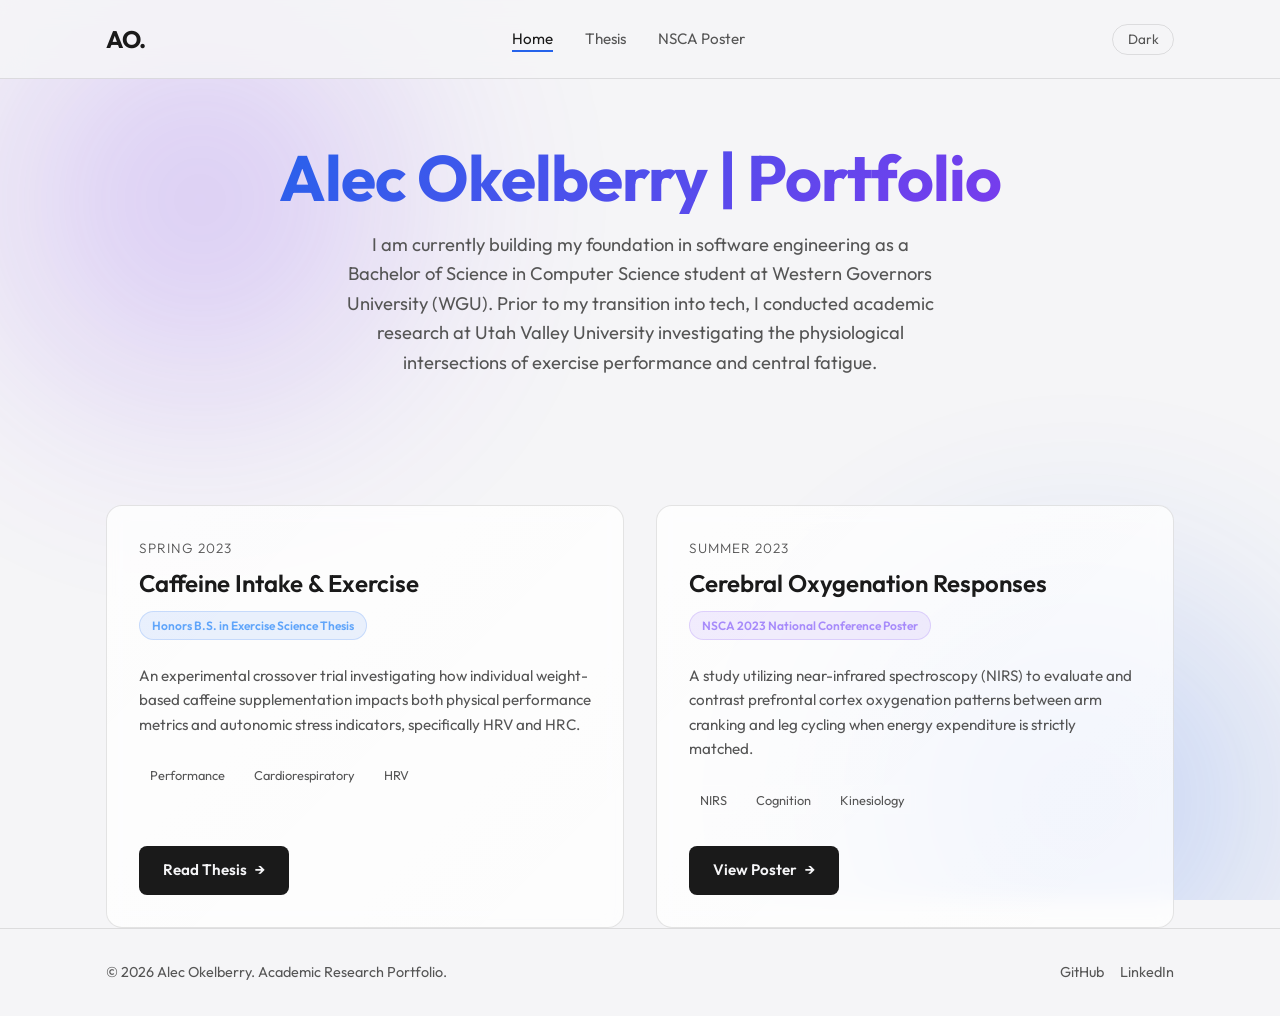
<file: index.html>
<!DOCTYPE html>
<html lang="en">
<head>
    <meta charset="UTF-8">
    <meta name="viewport" content="width=device-width, initial-scale=1.0">
    <title>Alec Okelberry | UVU Research Portfolio</title>
    <meta name="description" content="Academic research by Alec Okelberry investigating the physiological intersections of ergogenic aids, central fatigue, and physical performance.">
    <!-- Google Fonts -->
    <link rel="preconnect" href="https://fonts.googleapis.com">
    <link rel="preconnect" href="https://fonts.gstatic.com" crossorigin>
    <link href="https://fonts.googleapis.com/css2?family=Outfit:wght@300;400;600;700&display=swap" rel="stylesheet">
    <link rel="stylesheet" href="style.css">
</head>
<body>
    <div class="background-effects">
        <div class="glow glow-1"></div>
        <div class="glow glow-2"></div>
    </div>

    <nav class="navbar">
        <div class="container nav-content">
            <a href="index.html" class="logo">AO.</a>
            <ul class="nav-links">
                <li><a href="index.html" class="active">Home</a></li>
                <li><a href="thesis.html">Thesis</a></li>
                <li><a href="nsca-poster.html">NSCA Poster</a></li>
            </ul>
            <button id="theme-toggle" aria-label="Toggle light/dark mode">Dark</button>
        </div>
    </nav>

    <main class="container">
        <section class="hero slide-up">
            <h1 class="text-gradient">Alec Okelberry | Portfolio</h1>
            <p class="subtitle">I am currently building my foundation in software engineering as a Bachelor of Science in Computer Science student at Western Governors University (WGU). Prior to my transition into tech, I conducted academic research at Utah Valley University investigating the physiological intersections of exercise performance and central fatigue.</p>
        </section>

        <section class="projects-grid">
            <article class="project-card fade-in delay-1">
                <div class="card-content">
                    <div class="card-header">
                        <span class="date">Spring 2023</span>
                        <h2>Caffeine Intake & Exercise</h2>
                        <span class="badge">Honors B.S. in Exercise Science Thesis</span>
                    </div>
                    <p>An experimental crossover trial investigating how individual weight-based caffeine supplementation impacts both physical performance metrics and autonomic stress indicators, specifically HRV and HRC.</p>
                    <div class="tags">
                        <span class="tag">Performance</span>
                        <span class="tag">Cardiorespiratory</span>
                        <span class="tag">HRV</span>
                    </div>
                </div>
                <div class="card-footer">
                    <a href="thesis.html" class="btn btn-primary">Read Thesis <span class="arrow">→</span></a>
                </div>
            </article>

            <article class="project-card fade-in delay-2">
                <div class="card-content">
                    <div class="card-header">
                        <span class="date">Summer 2023</span>
                        <h2>Cerebral Oxygenation Responses</h2>
                        <span class="badge poster-badge">NSCA 2023 National Conference Poster</span>
                    </div>
                    <p>A study utilizing near-infrared spectroscopy (NIRS) to evaluate and contrast prefrontal cortex oxygenation patterns between arm cranking and leg cycling when energy expenditure is strictly matched.</p>
                    <div class="tags">
                        <span class="tag">NIRS</span>
                        <span class="tag">Cognition</span>
                        <span class="tag">Kinesiology</span>
                    </div>
                </div>
                <div class="card-footer">
                    <a href="nsca-poster.html" class="btn btn-primary">View Poster <span class="arrow">→</span></a>
                </div>
            </article>
        </section>
    </main>

    <footer>
        <div class="container footer-content">
            <p>&copy; 2026 Alec Okelberry. Academic Research Portfolio.</p>
            <div class="social-links">
                <a href="https://github.com/alecokelberry" target="_blank" rel="noopener noreferrer">GitHub</a>
                <a href="https://www.linkedin.com/in/alec-okelberry-001829376/" target="_blank" rel="noopener noreferrer">LinkedIn</a>
            </div>
        </div>
    </footer>
    <script src="scripts.js"></script>
</body>
</html>
</file>
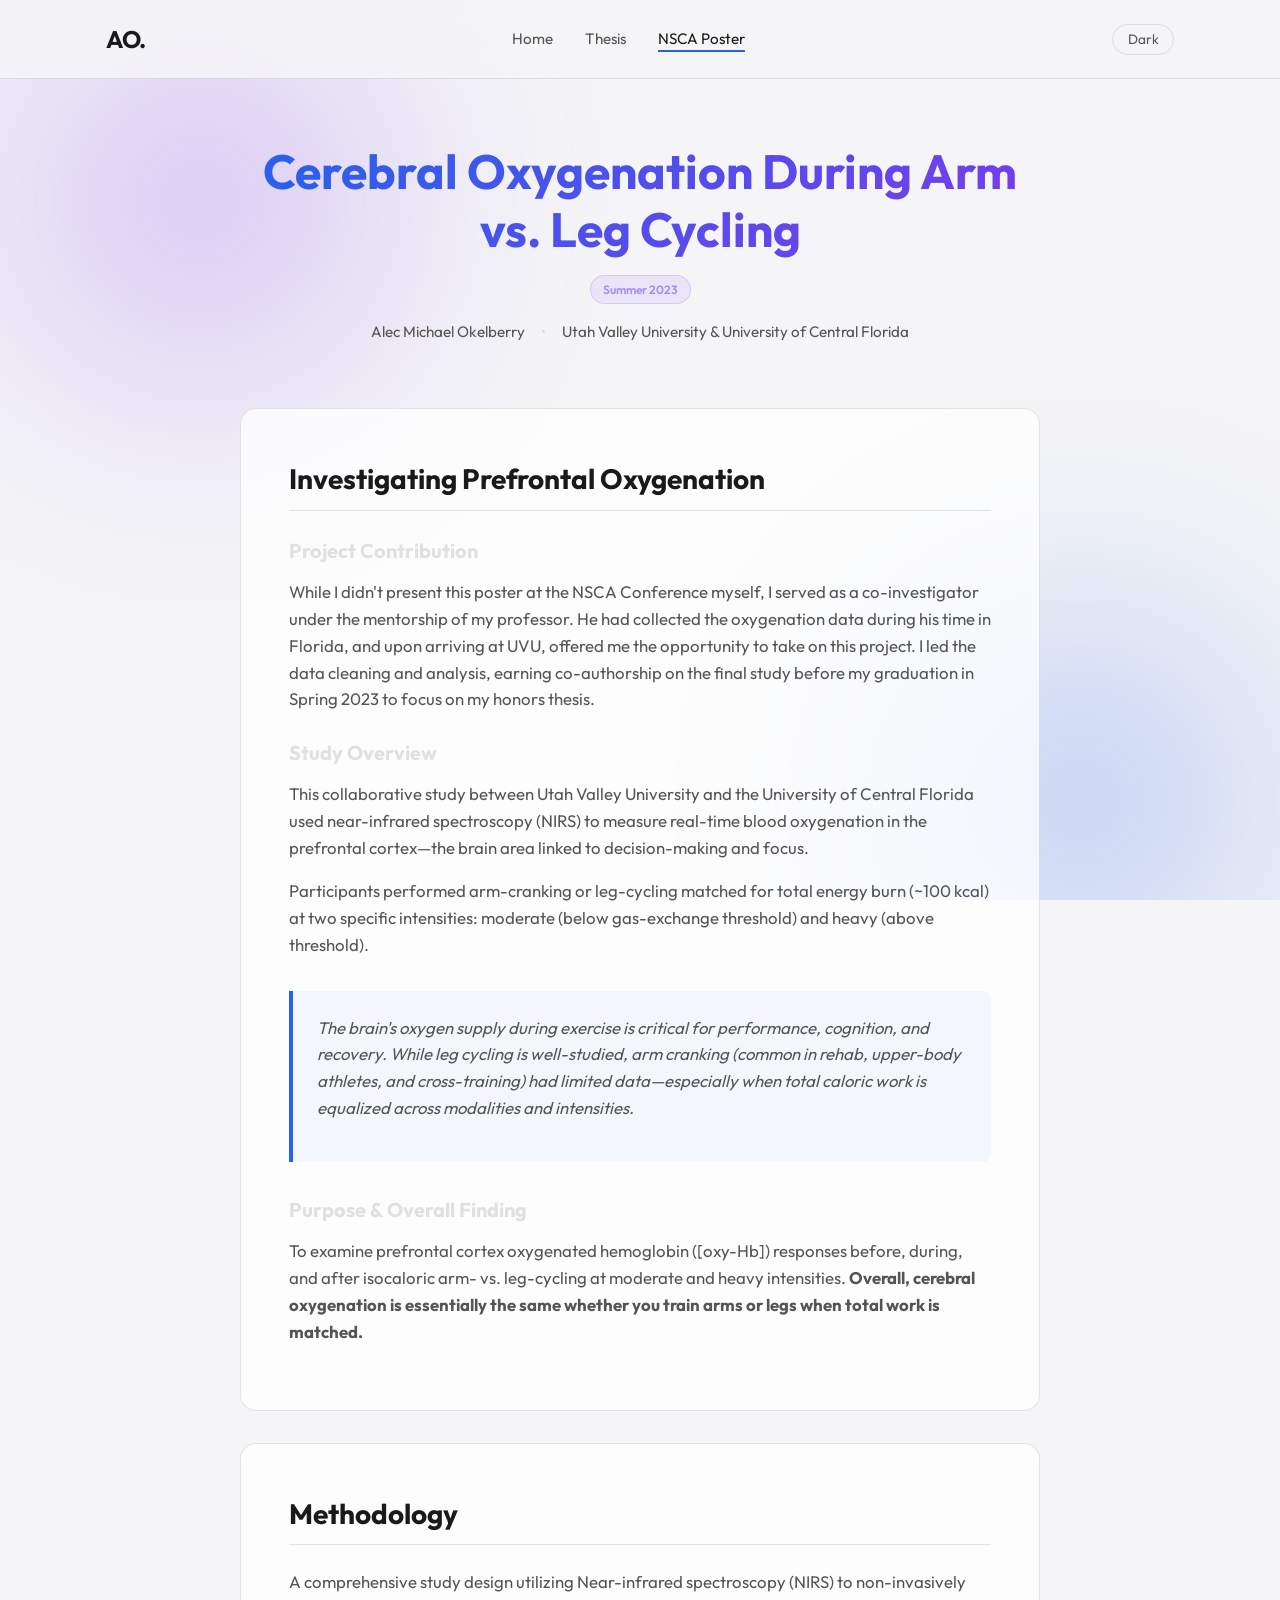
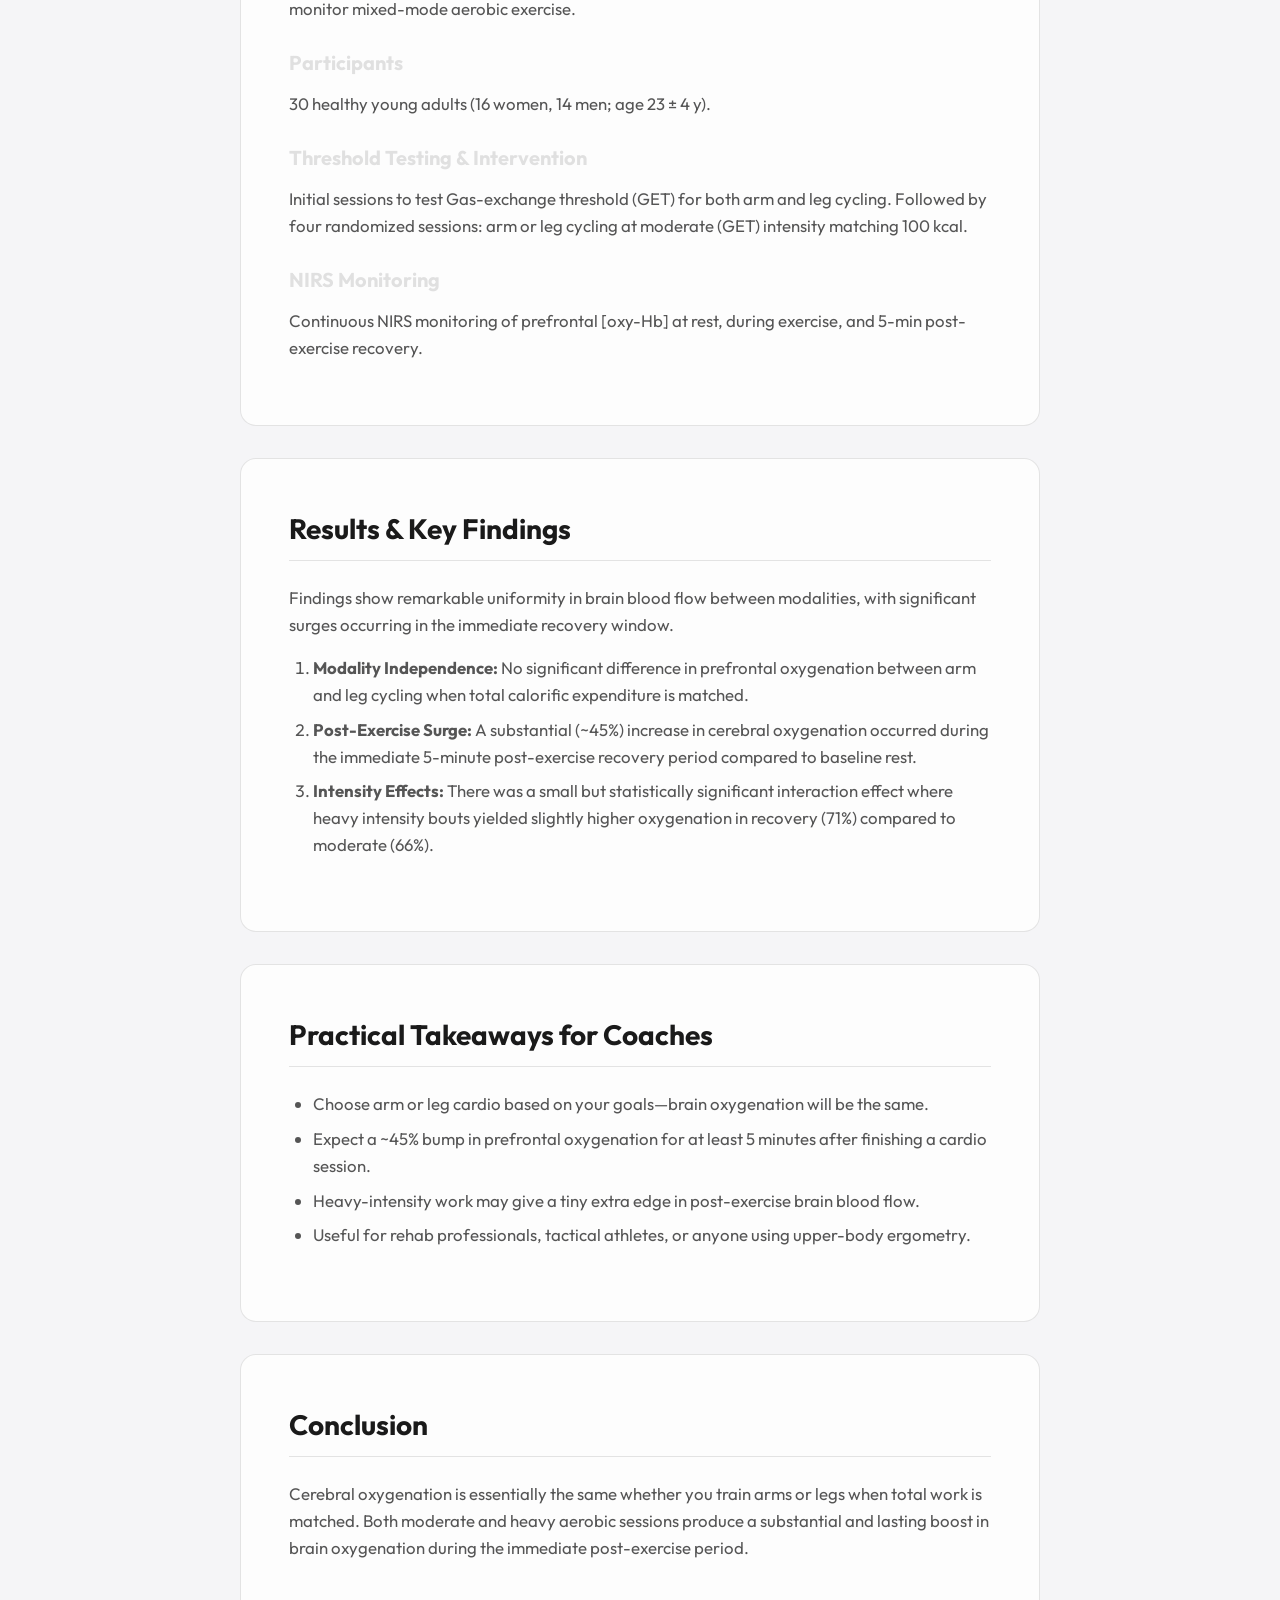
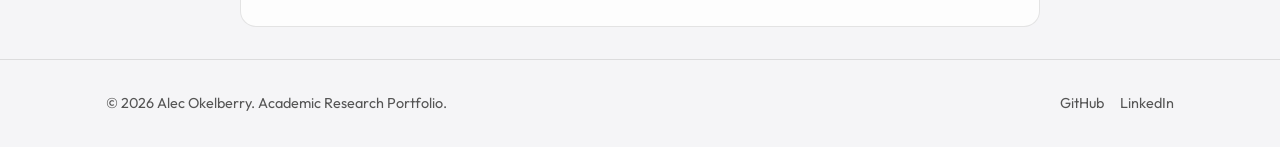
<file: nsca-poster.html>
<!DOCTYPE html>
<html lang="en">
<head>
    <meta charset="UTF-8">
    <meta name="viewport" content="width=device-width, initial-scale=1.0">
    <title>NSCA Poster | Alec Okelberry Research Portfolio</title>
    <meta name="description" content="Cerebral Oxygenation During Arm vs. Leg Cycling. Responses to Moderate and Heavy Intensities – Matched Energy Expenditure.">
    <!-- Google Fonts -->
    <link rel="preconnect" href="https://fonts.googleapis.com">
    <link rel="preconnect" href="https://fonts.gstatic.com" crossorigin>
    <link href="https://fonts.googleapis.com/css2?family=Outfit:wght@300;400;600;700&display=swap" rel="stylesheet">
    <link rel="stylesheet" href="style.css">
</head>
<body>
    <div class="background-effects">
        <div class="glow glow-1"></div>
        <div class="glow glow-2"></div>
    </div>

    <nav class="navbar">
        <div class="container nav-content">
            <a href="index.html" class="logo">AO.</a>
            <ul class="nav-links">
                <li><a href="index.html">Home</a></li>
                <li><a href="thesis.html">Thesis</a></li>
                <li><a href="nsca-poster.html" class="active">NSCA Poster</a></li>
            </ul>
            <button id="theme-toggle" aria-label="Toggle light/dark mode">Dark</button>
        </div>
    </nav>

    <main class="container">
        <article class="slide-up">
            <header class="article-header">
                <h1 class="text-gradient">Cerebral Oxygenation During Arm vs. Leg Cycling</h1>
                <div style="margin-bottom: 1rem;">
                    <span class="badge poster-badge">Summer 2023</span>
                </div>
                <div class="meta-info" style="margin-top: 1rem;">
                    <span>Alec Michael Okelberry</span>
                    <span>Utah Valley University & University of Central Florida</span>
                </div>
            </header>

            <div class="content-wrapper">
                <section class="content-section">
                    <h2>Investigating Prefrontal Oxygenation</h2>
                    <h3>Project Contribution</h3>
                    <p>While I didn't present this poster at the NSCA Conference myself, I served as a co-investigator under the mentorship of my professor. He had collected the oxygenation data during his time in Florida, and upon arriving at UVU, offered me the opportunity to take on this project. I led the data cleaning and analysis, earning co-authorship on the final study before my graduation in Spring 2023 to focus on my honors thesis.</p>
                    
                    <h3>Study Overview</h3>
                    <p>This collaborative study between Utah Valley University and the University of Central Florida used near-infrared spectroscopy (NIRS) to measure real-time blood oxygenation in the prefrontal cortex—the brain area linked to decision-making and focus.</p>
                    <p>Participants performed arm-cranking or leg-cycling matched for total energy burn (~100 kcal) at two specific intensities: moderate (below gas-exchange threshold) and heavy (above threshold).</p>
                    
                    <div class="highlight-box">
                        <p><em>The brain's oxygen supply during exercise is critical for performance, cognition, and recovery. While leg cycling is well-studied, arm cranking (common in rehab, upper-body athletes, and cross-training) had limited data—especially when total caloric work is equalized across modalities and intensities.</em></p>
                    </div>

                    <h3>Purpose & Overall Finding</h3>
                    <p>To examine prefrontal cortex oxygenated hemoglobin ([oxy-Hb]) responses before, during, and after isocaloric arm- vs. leg-cycling at moderate and heavy intensities. <strong>Overall, cerebral oxygenation is essentially the same whether you train arms or legs when total work is matched.</strong></p>
                </section>

                <section class="content-section">
                    <h2>Methodology</h2>
                    <p>A comprehensive study design utilizing Near-infrared spectroscopy (NIRS) to non-invasively monitor mixed-mode aerobic exercise.</p>
                    
                    <h3>Participants</h3>
                    <p>30 healthy young adults (16 women, 14 men; age 23 ± 4 y).</p>
                    
                    <h3>Threshold Testing & Intervention</h3>
                    <p>Initial sessions to test Gas-exchange threshold (GET) for both arm and leg cycling. Followed by four randomized sessions: arm or leg cycling at moderate (<GET) or heavy (>GET) intensity matching 100 kcal.</p>
                    
                    <h3>NIRS Monitoring</h3>
                    <p>Continuous NIRS monitoring of prefrontal [oxy-Hb] at rest, during exercise, and 5-min post-exercise recovery.</p>
                </section>

                <section class="content-section" id="findings">
                    <h2>Results & Key Findings</h2>
                    <p>Findings show remarkable uniformity in brain blood flow between modalities, with significant surges occurring in the immediate recovery window.</p>
                    
                    <ol>
                        <li><strong>Modality Independence:</strong> No significant difference in prefrontal oxygenation between arm and leg cycling when total calorific expenditure is matched.</li>
                        <li><strong>Post-Exercise Surge:</strong> A substantial (~45%) increase in cerebral oxygenation occurred during the immediate 5-minute post-exercise recovery period compared to baseline rest.</li>
                        <li><strong>Intensity Effects:</strong> There was a small but statistically significant interaction effect where heavy intensity bouts yielded slightly higher oxygenation in recovery (71%) compared to moderate (66%).</li>
                    </ol>
                </section>

                <section class="content-section">
                    <h2>Practical Takeaways for Coaches</h2>
                    <ul>
                        <li>Choose arm or leg cardio based on your goals—brain oxygenation will be the same.</li>
                        <li>Expect a ~45% bump in prefrontal oxygenation for at least 5 minutes after finishing a cardio session.</li>
                        <li>Heavy-intensity work may give a tiny extra edge in post-exercise brain blood flow.</li>
                        <li>Useful for rehab professionals, tactical athletes, or anyone using upper-body ergometry.</li>
                    </ul>
                </section>
                
                <section class="content-section">
                    <h2>Conclusion</h2>
                    <p>Cerebral oxygenation is essentially the same whether you train arms or legs when total work is matched. Both moderate and heavy aerobic sessions produce a substantial and lasting boost in brain oxygenation during the immediate post-exercise period.</p>
                </section>
            </div>
        </article>
    </main>

    <footer>
        <div class="container footer-content">
            <p>&copy; 2026 Alec Okelberry. Academic Research Portfolio.</p>
            <div class="social-links">
                <a href="https://github.com/alecokelberry" target="_blank" rel="noopener noreferrer">GitHub</a>
                <a href="https://www.linkedin.com/in/alec-okelberry-001829376/" target="_blank" rel="noopener noreferrer">LinkedIn</a>
            </div>
        </div>
    </footer>
    <script src="scripts.js"></script>
</body>
</html>
</file>
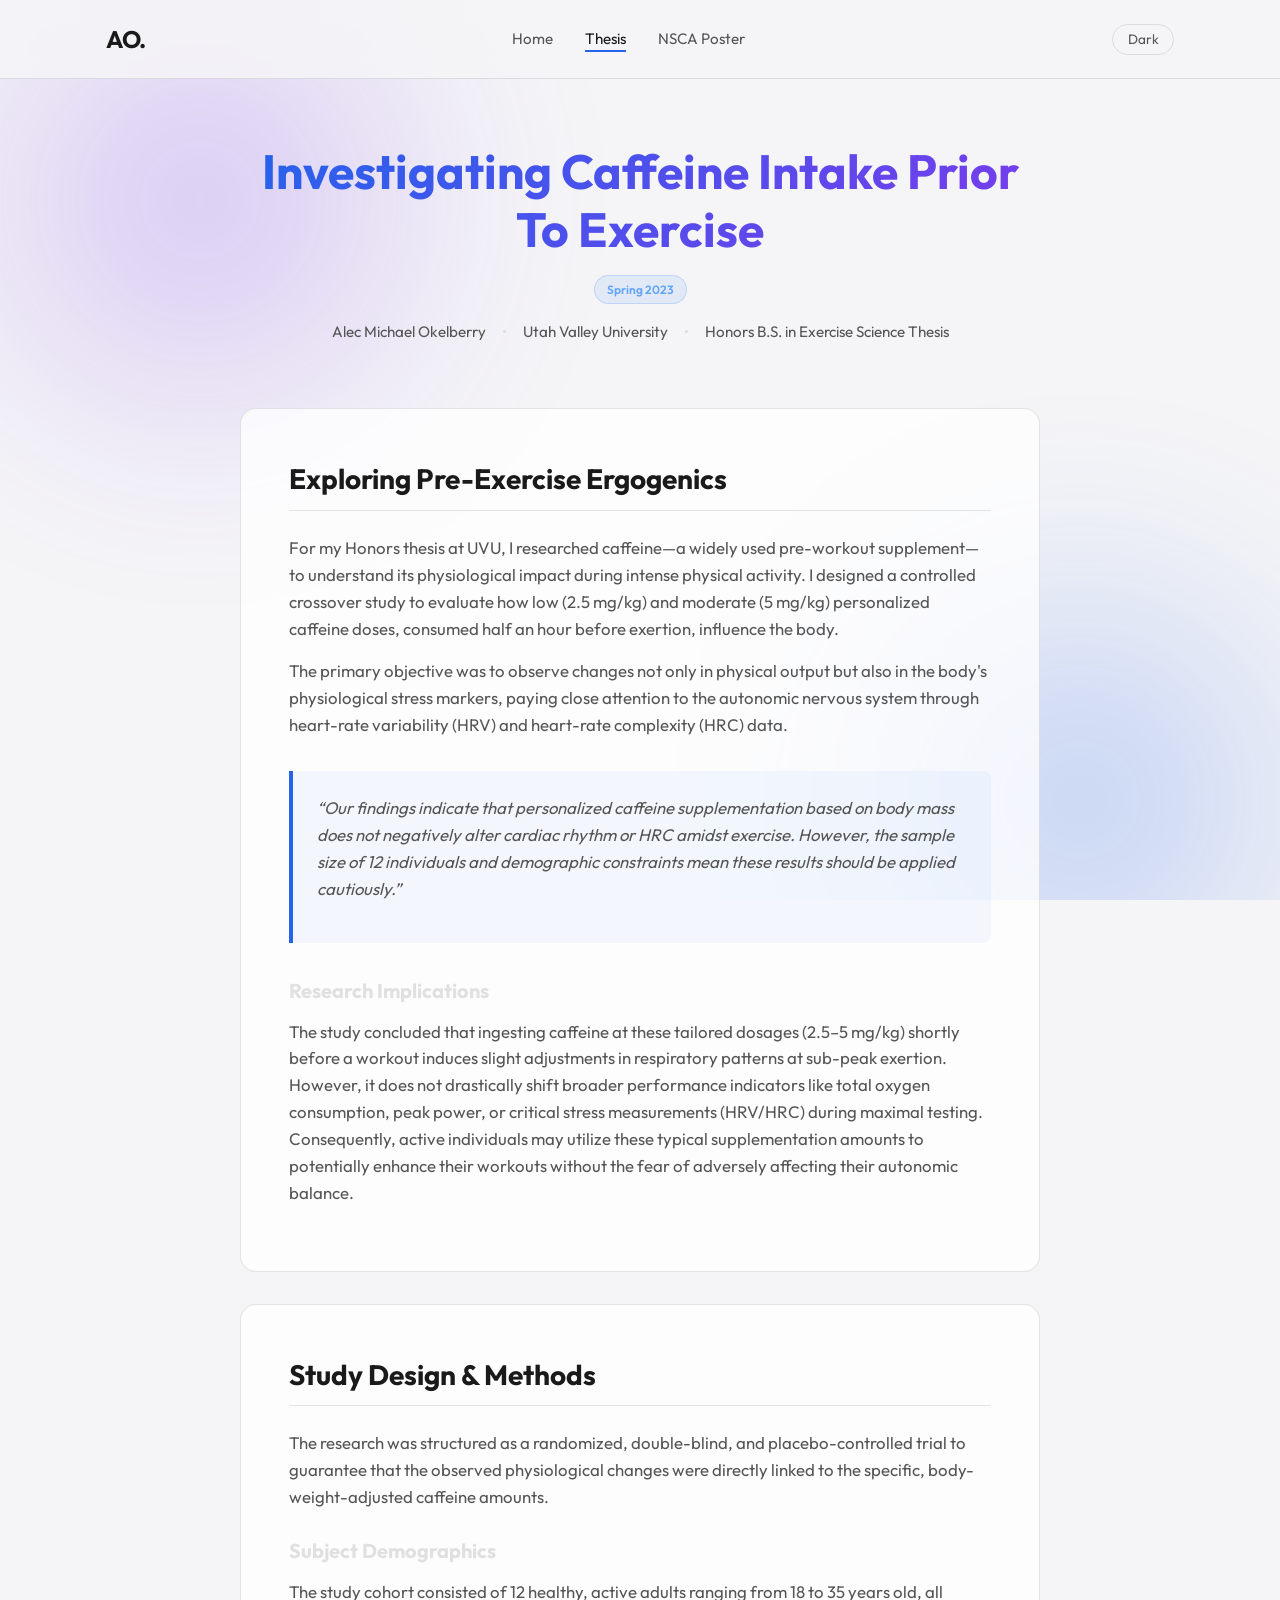
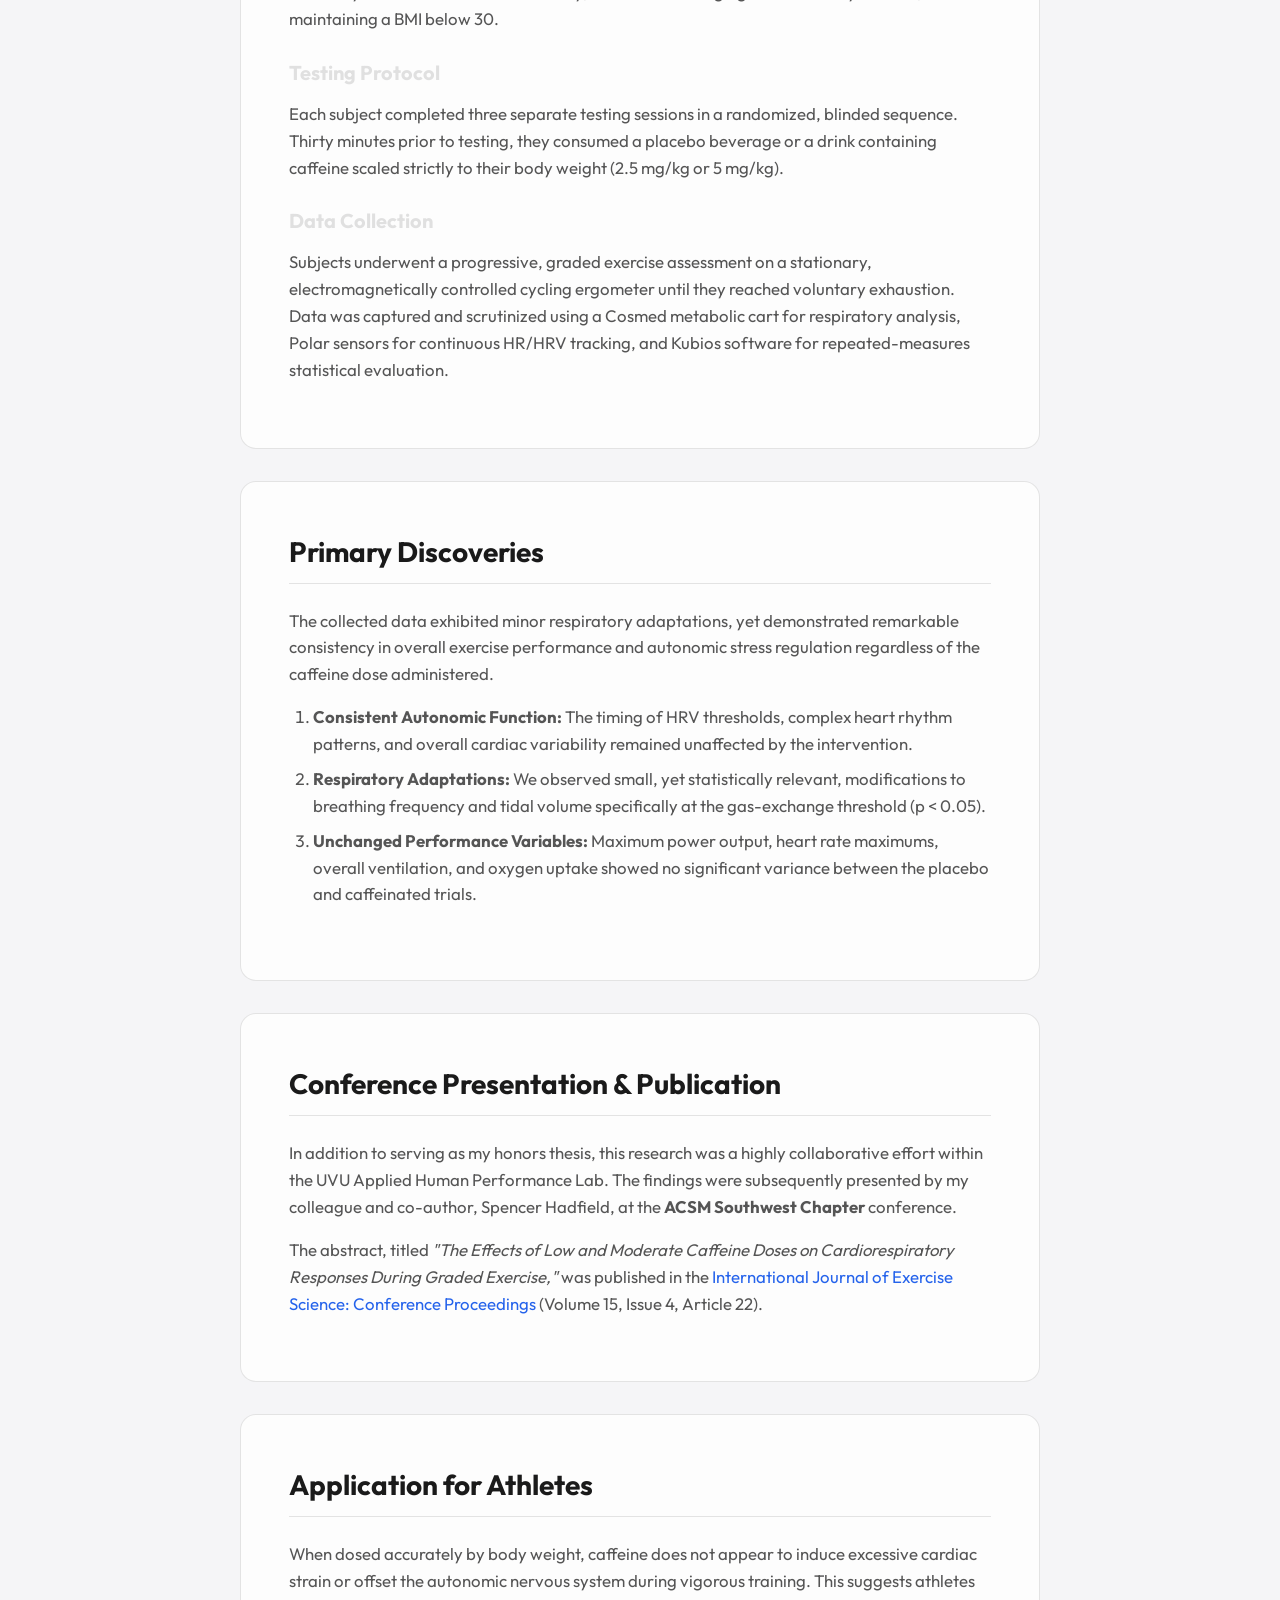
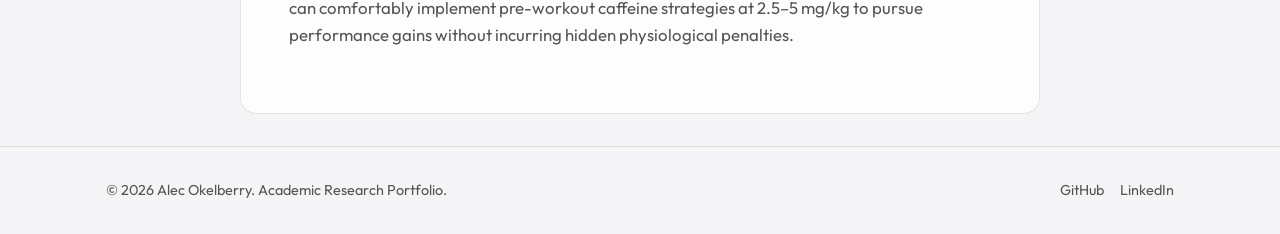
<file: thesis.html>
<!DOCTYPE html>
<html lang="en">
<head>
    <meta charset="UTF-8">
    <meta name="viewport" content="width=device-width, initial-scale=1.0">
    <title>Thesis | Alec Okelberry Research Portfolio</title>
    <meta name="description" content="Investigating Caffeine Intake Prior To Exercise: The Effects of Caffeine Dosage on Exercise Performance and Stress Responses.">
    <!-- Google Fonts -->
    <link rel="preconnect" href="https://fonts.googleapis.com">
    <link rel="preconnect" href="https://fonts.gstatic.com" crossorigin>
    <link href="https://fonts.googleapis.com/css2?family=Outfit:wght@300;400;600;700&display=swap" rel="stylesheet">
    <link rel="stylesheet" href="style.css">
</head>
<body>
    <div class="background-effects">
        <div class="glow glow-1"></div>
        <div class="glow glow-2"></div>
    </div>

    <nav class="navbar">
        <div class="container nav-content">
            <a href="index.html" class="logo">AO.</a>
            <ul class="nav-links">
                <li><a href="index.html">Home</a></li>
                <li><a href="thesis.html" class="active">Thesis</a></li>
                <li><a href="nsca-poster.html">NSCA Poster</a></li>
            </ul>
            <button id="theme-toggle" aria-label="Toggle light/dark mode">Dark</button>
        </div>
    </nav>

    <main class="container">
        <article class="slide-up">
            <header class="article-header">
                <h1 class="text-gradient">Investigating Caffeine Intake Prior To Exercise</h1>
                <div style="margin-bottom: 1rem;">
                    <span class="badge">Spring 2023</span>
                </div>
                <div class="meta-info" style="margin-top: 1rem;">
                    <span>Alec Michael Okelberry</span>
                    <span>Utah Valley University</span>
                    <span>Honors B.S. in Exercise Science Thesis</span>
                </div>
            </header>

            <div class="content-wrapper">
                <section class="content-section">
                    <h2>Exploring Pre-Exercise Ergogenics</h2>
                    <p>For my Honors thesis at UVU, I researched caffeine—a widely used pre-workout supplement—to understand its physiological impact during intense physical activity. I designed a controlled crossover study to evaluate how low (2.5 mg/kg) and moderate (5 mg/kg) personalized caffeine doses, consumed half an hour before exertion, influence the body.</p>
                    <p>The primary objective was to observe changes not only in physical output but also in the body's physiological stress markers, paying close attention to the autonomic nervous system through heart-rate variability (HRV) and heart-rate complexity (HRC) data.</p>
                    
                    <div class="highlight-box">
                        <p><em>“Our findings indicate that personalized caffeine supplementation based on body mass does not negatively alter cardiac rhythm or HRC amidst exercise. However, the sample size of 12 individuals and demographic constraints mean these results should be applied cautiously.”</em></p>
                    </div>

                    <h3>Research Implications</h3>
                    <p>The study concluded that ingesting caffeine at these tailored dosages (2.5–5 mg/kg) shortly before a workout induces slight adjustments in respiratory patterns at sub-peak exertion. However, it does not drastically shift broader performance indicators like total oxygen consumption, peak power, or critical stress measurements (HRV/HRC) during maximal testing. Consequently, active individuals may utilize these typical supplementation amounts to potentially enhance their workouts without the fear of adversely affecting their autonomic balance.</p>
                </section>

                <section class="content-section">
                    <h2>Study Design & Methods</h2>
                    <p>The research was structured as a randomized, double-blind, and placebo-controlled trial to guarantee that the observed physiological changes were directly linked to the specific, body-weight-adjusted caffeine amounts.</p>
                    
                    <h3>Subject Demographics</h3>
                    <p>The study cohort consisted of 12 healthy, active adults ranging from 18 to 35 years old, all maintaining a BMI below 30.</p>
                    
                    <h3>Testing Protocol</h3>
                    <p>Each subject completed three separate testing sessions in a randomized, blinded sequence. Thirty minutes prior to testing, they consumed a placebo beverage or a drink containing caffeine scaled strictly to their body weight (2.5 mg/kg or 5 mg/kg).</p>
                    
                    <h3>Data Collection</h3>
                    <p>Subjects underwent a progressive, graded exercise assessment on a stationary, electromagnetically controlled cycling ergometer until they reached voluntary exhaustion. Data was captured and scrutinized using a Cosmed metabolic cart for respiratory analysis, Polar sensors for continuous HR/HRV tracking, and Kubios software for repeated-measures statistical evaluation.</p>
                </section>

                <section class="content-section" id="findings">
                    <h2>Primary Discoveries</h2>
                    <p>The collected data exhibited minor respiratory adaptations, yet demonstrated remarkable consistency in overall exercise performance and autonomic stress regulation regardless of the caffeine dose administered.</p>
                    
                    <ol>
                        <li><strong>Consistent Autonomic Function:</strong> The timing of HRV thresholds, complex heart rhythm patterns, and overall cardiac variability remained unaffected by the intervention.</li>
                        <li><strong>Respiratory Adaptations:</strong> We observed small, yet statistically relevant, modifications to breathing frequency and tidal volume specifically at the gas-exchange threshold (p < 0.05).</li>
                        <li><strong>Unchanged Performance Variables:</strong> Maximum power output, heart rate maximums, overall ventilation, and oxygen uptake showed no significant variance between the placebo and caffeinated trials.</li>
                    </ol>
                </section>

                <section class="content-section">
                    <h2>Conference Presentation & Publication</h2>
                    <p>In addition to serving as my honors thesis, this research was a highly collaborative effort within the UVU Applied Human Performance Lab. The findings were subsequently presented by my colleague and co-author, Spencer Hadfield, at the <strong>ACSM Southwest Chapter</strong> conference.</p>
                    <p>The abstract, titled <em>"The Effects of Low and Moderate Caffeine Doses on Cardiorespiratory Responses During Graded Exercise,"</em> was published in the <a href="https://digitalcommons.wku.edu/ijesab/vol15/iss4/22/" target="_blank" rel="noopener noreferrer" style="color: var(--clr-accent); text-decoration: none;">International Journal of Exercise Science: Conference Proceedings</a> (Volume 15, Issue 4, Article 22).</p>
                </section>

                <section class="content-section">
                    <h2>Application for Athletes</h2>
                    <p>When dosed accurately by body weight, caffeine does not appear to induce excessive cardiac strain or offset the autonomic nervous system during vigorous training. This suggests athletes can comfortably implement pre-workout caffeine strategies at 2.5–5 mg/kg to pursue performance gains without incurring hidden physiological penalties.</p>
                </section>
            </div>
        </article>
    </main>

    <footer>
        <div class="container footer-content">
            <p>&copy; 2026 Alec Okelberry. Academic Research Portfolio.</p>
            <div class="social-links">
                <a href="https://github.com/alecokelberry" target="_blank" rel="noopener noreferrer">GitHub</a>
                <a href="https://www.linkedin.com/in/alec-okelberry-001829376/" target="_blank" rel="noopener noreferrer">LinkedIn</a>
            </div>
        </div>
    </footer>
    <script src="scripts.js"></script>
</body>
</html>
</file>
<file: style.css>
:root {
  /* Dark Mode Colors */
  --clr-bg: #0a0a0a;
  --clr-bg-surface: rgba(23, 23, 23, 0.7);
  --clr-bg-card: rgba(30, 30, 30, 0.6);
  --clr-border: rgba(255, 255, 255, 0.1);

  --clr-text: #f0f0f0;
  --clr-text-muted: #a0a0a0;

  --clr-accent: #3b82f6; /* Primary Blue */
  --clr-accent-glow: rgba(59, 130, 246, 0.4);
  --clr-accent-secondary: #8b5cf6; /* Purple highlight */

  /* Typography */
  --font-main: "Outfit", sans-serif;

  /* Spacing */
  --space-sm: 0.5rem;
  --space-md: 1rem;
  --space-lg: 2rem;
  --space-xl: 4rem;

  /* Transitions */
  --transition-fast: 0.2s ease;
  --transition-smooth: 0.4s cubic-bezier(0.16, 1, 0.3, 1);
}

/* Light Mode Overrides */
body.light-mode {
  --clr-bg: #f5f5f7;
  --clr-bg-surface: rgba(255, 255, 255, 0.8);
  --clr-bg-card: rgba(255, 255, 255, 0.75);
  --clr-border: rgba(0, 0, 0, 0.1);
  --clr-text: #1a1a1a;
  --clr-text-muted: #555555;
  --clr-accent: #2563eb;
  --clr-accent-glow: rgba(37, 99, 235, 0.25);
  --clr-accent-secondary: #7c3aed;
}

* {
  margin: 0;
  padding: 0;
  box-sizing: border-box;
}

body {
  font-family: var(--font-main);
  background-color: var(--clr-bg);
  color: var(--clr-text);
  line-height: 1.6;
  overflow-x: hidden;
  position: relative;
  min-height: 100vh;
  display: flex;
  flex-direction: column;
}

/* Background Effects */
.background-effects {
  position: fixed;
  top: 0;
  left: 0;
  width: 100vw;
  height: 100vh;
  z-index: -1;
  overflow: hidden;
  pointer-events: none;
}

.glow {
  position: absolute;
  width: 600px;
  height: 600px;
  border-radius: 50%;
  filter: blur(100px);
  opacity: 0.3;
}

.glow-1 {
  top: -100px;
  left: -100px;
  background: radial-gradient(
    circle,
    var(--clr-accent-secondary) 0%,
    transparent 70%
  );
}

.glow-2 {
  bottom: -200px;
  right: -100px;
  background: radial-gradient(circle, var(--clr-accent) 0%, transparent 70%);
}

.container {
  max-width: 1100px;
  margin: 0 auto;
  padding: 0 var(--space-md);
  width: 100%;
}

/* Navigation */
.navbar {
  background: rgba(10, 10, 10, 0.8);
  transition: background var(--transition-fast), border-color var(--transition-fast);
  backdrop-filter: blur(12px);
  -webkit-backdrop-filter: blur(12px);
  border-bottom: 1px solid var(--clr-border);
  position: sticky;
  top: 0;
  z-index: 100;
  padding: 1.25rem 0;
}

body.light-mode .navbar {
  background: rgba(245, 245, 247, 0.85);
}

.nav-content {
  display: flex;
  justify-content: space-between;
  align-items: center;
}

.logo {
  font-size: 1.5rem;
  font-weight: 700;
  color: var(--clr-text);
  text-decoration: none;
  letter-spacing: -1px;
}

.nav-links {
  list-style: none;
  display: flex;
  gap: var(--space-lg);
}

.nav-links a {
  color: var(--clr-text-muted);
  text-decoration: none;
  font-weight: 400;
  font-size: 0.95rem;
  transition: var(--transition-fast);
  position: relative;
}

.nav-links a:hover,
.nav-links a.active {
  color: var(--clr-text);
}

.nav-links a::after {
  content: "";
  position: absolute;
  width: 0;
  height: 2px;
  bottom: -4px;
  left: 0;
  background-color: var(--clr-accent);
  transition: var(--transition-smooth);
}

.nav-links a.active::after,
.nav-links a:hover::after {
  width: 100%;
}

/* Main Content */
main {
  flex: 1;
  padding: var(--space-xl) 0;
}

/* Hero Section */
.hero {
  text-align: center;
  max-width: 800px;
  margin: 0 auto var(--space-xl);
  padding: var(--space-xl) 0;
}

.hero h1 {
  font-size: clamp(2.5rem, 5vw, 4rem);
  font-weight: 700;
  line-height: 1.1;
  margin-bottom: var(--space-md);
  letter-spacing: -1px;
}

.text-gradient {
  background: linear-gradient(
    135deg,
    var(--clr-accent),
    var(--clr-accent-secondary)
  );
  -webkit-background-clip: text;
  -webkit-text-fill-color: transparent;
  background-clip: text;
}

.subtitle {
  font-size: 1.15rem;
  color: var(--clr-text-muted);
  max-width: 600px;
  margin: 0 auto;
}

/* Grid Layout */
.projects-grid {
  display: grid;
  grid-template-columns: repeat(auto-fit, minmax(350px, 1fr));
  gap: var(--space-lg);
}

/* Card styling with blur effect */
.project-card {
  background: var(--clr-bg-card);
  border: 1px solid var(--clr-border);
  border-radius: 16px;
  padding: 2rem;
  display: flex;
  flex-direction: column;
  height: 100%;
  transition: var(--transition-smooth);
  backdrop-filter: blur(10px);
  -webkit-backdrop-filter: blur(10px);
  position: relative;
  overflow: hidden;
}

.project-card::before {
  content: "";
  position: absolute;
  top: 0;
  left: 0;
  width: 100%;
  height: 100%;
  background: linear-gradient(
    135deg,
    rgba(255, 255, 255, 0.05) 0%,
    rgba(255, 255, 255, 0) 100%
  );
  z-index: 1;
  pointer-events: none;
}

.project-card:hover {
  transform: translateY(-5px);
  border-color: rgba(255, 255, 255, 0.2);
  box-shadow:
    0 20px 40px rgba(0, 0, 0, 0.4),
    0 0 20px var(--clr-accent-glow);
}

.card-content {
  flex: 1;
  z-index: 2;
}

.card-header {
  margin-bottom: 1.5rem;
}

.date {
  font-size: 0.85rem;
  color: var(--clr-text-muted);
  font-weight: 300;
  letter-spacing: 1px;
  text-transform: uppercase;
  display: block;
  margin-bottom: 0.5rem;
}

.project-card h2 {
  font-size: 1.5rem;
  font-weight: 600;
  margin-bottom: 0.75rem;
  line-height: 1.3;
}

.badge {
  display: inline-block;
  padding: 0.25rem 0.75rem;
  border-radius: 20px;
  font-size: 0.75rem;
  font-weight: 600;
  background: rgba(59, 130, 246, 0.1);
  color: #60a5fa;
  border: 1px solid rgba(59, 130, 246, 0.2);
}

.poster-badge {
  background: rgba(139, 92, 246, 0.1);
  color: #a78bfa;
  border: 1px solid rgba(139, 92, 246, 0.2);
}

.project-card p {
  color: var(--clr-text-muted);
  font-size: 0.95rem;
  margin-bottom: 1.5rem;
}

.tags {
  display: flex;
  flex-wrap: wrap;
  gap: 0.5rem;
  margin-bottom: 2rem;
}

.tag {
  font-size: 0.8rem;
  color: var(--clr-text-muted);
  background: rgba(255, 255, 255, 0.05);
  padding: 0.2rem 0.6rem;
  border-radius: 4px;
  border: 1px solid rgba(255, 255, 255, 0.05);
}

.card-footer {
  z-index: 2;
  margin-top: auto;
}

/* Buttons */
.btn {
  display: inline-flex;
  align-items: center;
  gap: 0.5rem;
  text-decoration: none;
  font-weight: 600;
  font-size: 0.95rem;
  padding: 0.75rem 1.5rem;
  border-radius: 8px;
  transition: var(--transition-fast);
}

.btn-primary {
  background: var(--clr-text);
  color: var(--clr-bg);
}

.btn-primary:hover {
  background: #e0e0e0;
  transform: scale(1.02);
}

.arrow {
  transition: transform 0.2s ease;
}

.btn-primary:hover .arrow {
  transform: translateX(4px);
}

/* Styles for the individual research pages */
.article-header {
  padding-top: var(--space-xl);
  margin-bottom: var(--space-xl);
  text-align: center;
  max-width: 800px;
  margin-inline: auto;
}

.article-header h1 {
  font-size: clamp(2rem, 4vw, 3rem);
  line-height: 1.2;
  margin-bottom: var(--space-md);
}

.meta-info {
  color: var(--clr-text-muted);
  font-size: 0.95rem;
  display: flex;
  justify-content: center;
  gap: 1rem;
  align-items: center;
  flex-wrap: wrap;
}

.meta-info span {
  display: flex;
  align-items: center;
}

.meta-info span:not(:last-child)::after {
  content: "•";
  margin-left: 1rem;
  color: var(--clr-border);
}

.content-wrapper {
  max-width: 800px;
  margin: 0 auto;
}

.content-section {
  background: var(--clr-bg-card);
  border: 1px solid var(--clr-border);
  border-radius: 16px;
  padding: clamp(1.5rem, 5vw, 3rem);
  margin-bottom: var(--space-lg);
  backdrop-filter: blur(10px);
}

.content-section h2 {
  font-size: 1.75rem;
  margin-bottom: 1.5rem;
  color: var(--clr-text);
  border-bottom: 1px solid var(--clr-border);
  padding-bottom: 0.5rem;
}

.content-section h3 {
  font-size: 1.25rem;
  margin: 1.5rem 0 0.75rem;
  color: #e0e0e0;
}

.content-section p {
  color: var(--clr-text-muted);
  margin-bottom: 1rem;
  font-size: 1.05rem;
}

.content-section ul,
.content-section ol {
  color: var(--clr-text-muted);
  margin-bottom: 1.5rem;
  padding-left: 1.5rem;
}

.content-section li {
  margin-bottom: 0.5rem;
  font-size: 1.05rem;
}

.highlight-box {
  background: rgba(59, 130, 246, 0.05);
  border-left: 4px solid var(--clr-accent);
  padding: 1.5rem;
  border-radius: 0 8px 8px 0;
  margin: 2rem 0;
}

.highlight-box h4 {
  color: var(--clr-accent);
  margin-bottom: 0.5rem;
  font-size: 1.1rem;
}

/* Footer */
footer {
  border-top: 1px solid var(--clr-border);
  padding: 2rem 0;
  margin-top: auto;
}

.footer-content {
  display: flex;
  justify-content: space-between;
  align-items: center;
  color: var(--clr-text-muted);
  font-size: 0.9rem;
}

.social-links {
  display: flex;
  gap: 1rem;
}

.social-links a {
  color: var(--clr-text-muted);
  text-decoration: none;
  transition: var(--transition-fast);
}

.social-links a:hover {
  color: var(--clr-text);
}

/* Animations */
/* Set initial state for elements before they scroll into view */
.slide-up {
  opacity: 0;
  transform: translateY(30px);
}

/* Trigger animation when JS adds the is-visible class */
.slide-up.is-visible {
  animation: slideUp 0.8s cubic-bezier(0.16, 1, 0.3, 1) forwards;
}

.fade-in {
  opacity: 0;
}

.fade-in.is-visible {
  animation: fadeIn 1s ease forwards;
}

.delay-1 {
  animation-delay: 0.2s;
}
.delay-2 {
  animation-delay: 0.4s;
}

@keyframes slideUp {
  to {
    opacity: 1;
    transform: translateY(0);
  }
}

@keyframes fadeIn {
  to {
    opacity: 1;
  }
}

/* Theme Toggle Button */
#theme-toggle {
  background: none;
  border: 1px solid var(--clr-border);
  border-radius: 20px;
  color: var(--clr-text-muted);
  cursor: pointer;
  font-family: var(--font-main);
  font-size: 0.85rem;
  padding: 0.35rem 0.9rem;
  display: flex;
  align-items: center;
  gap: 0.4rem;
  transition: color var(--transition-fast), border-color var(--transition-fast), background var(--transition-fast);
  white-space: nowrap;
}

#theme-toggle:hover {
  color: var(--clr-text);
  border-color: var(--clr-accent);
  background: var(--clr-accent-glow);
}

/* Responsive */
@media (max-width: 768px) {
  .nav-content {
    flex-direction: column;
    gap: 1rem;
  }

  .footer-content {
    flex-direction: column;
    gap: 1rem;
    text-align: center;
  }
}
</file>
